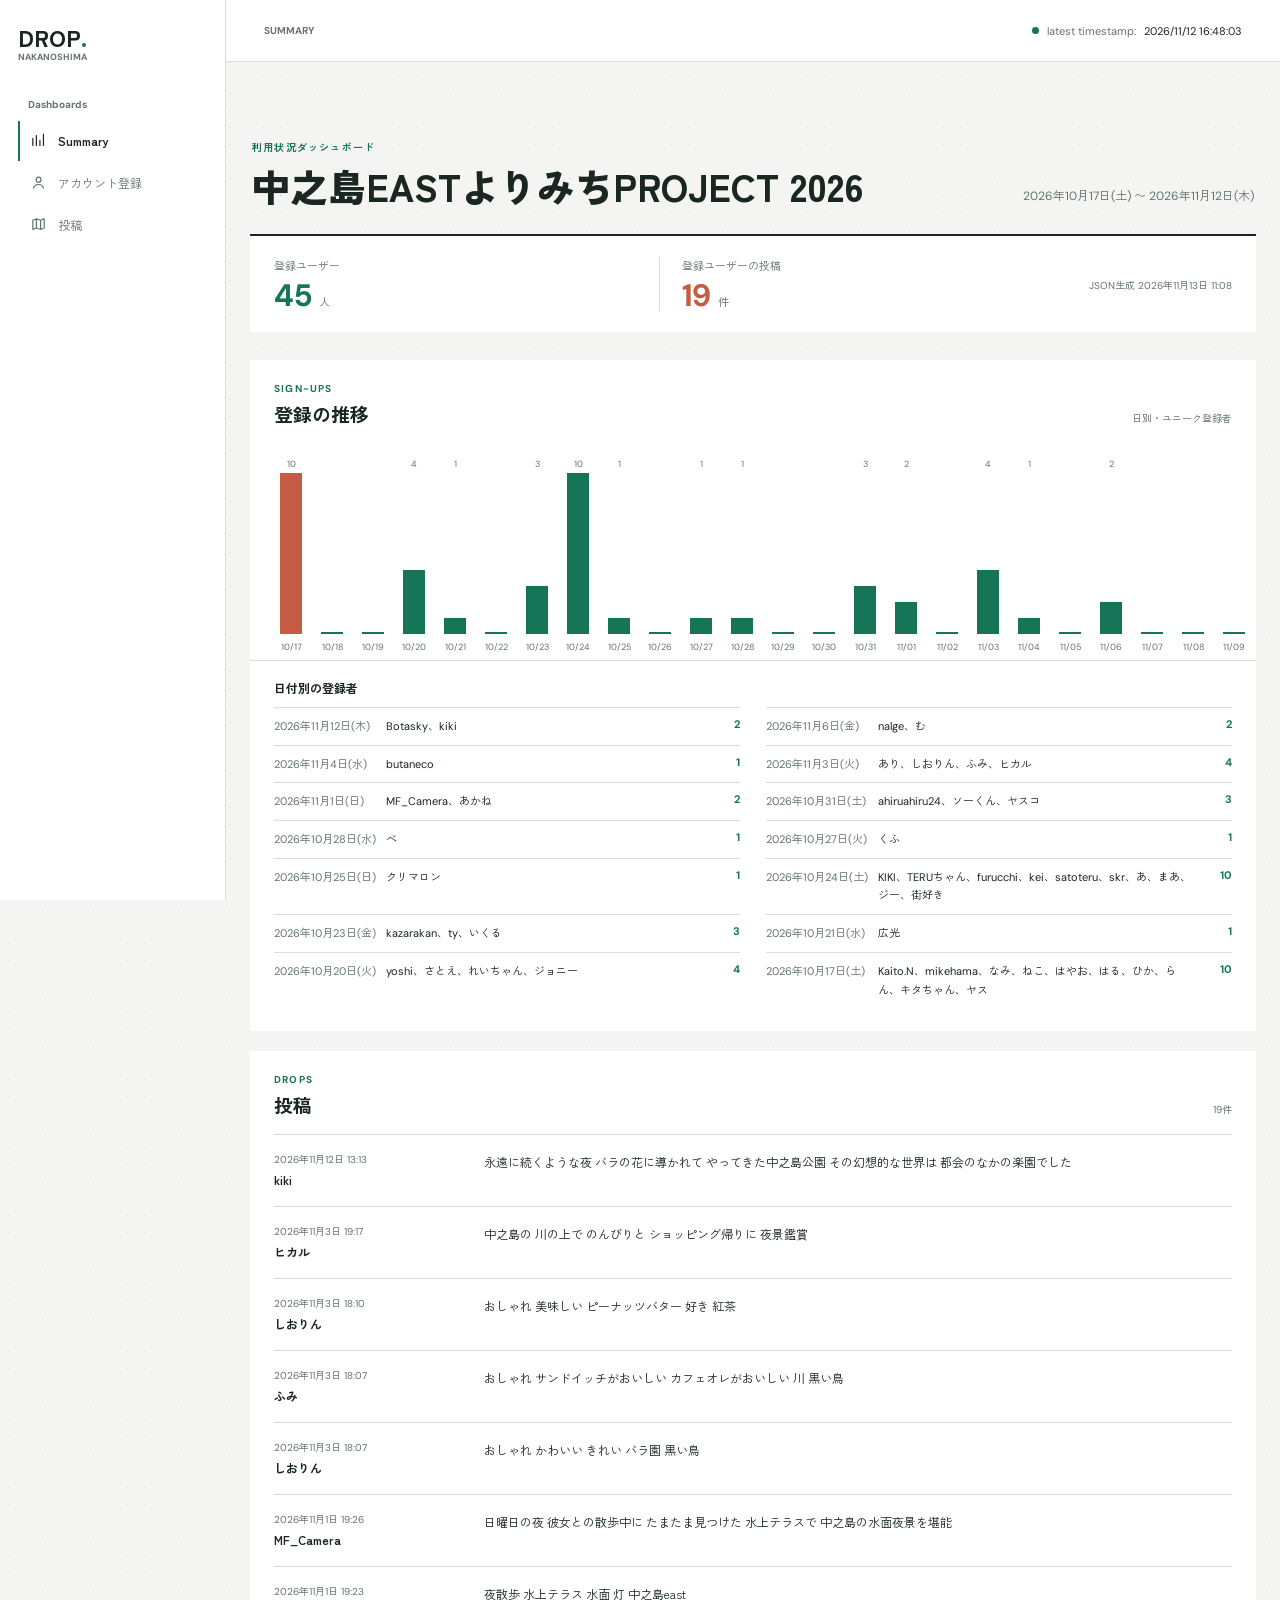
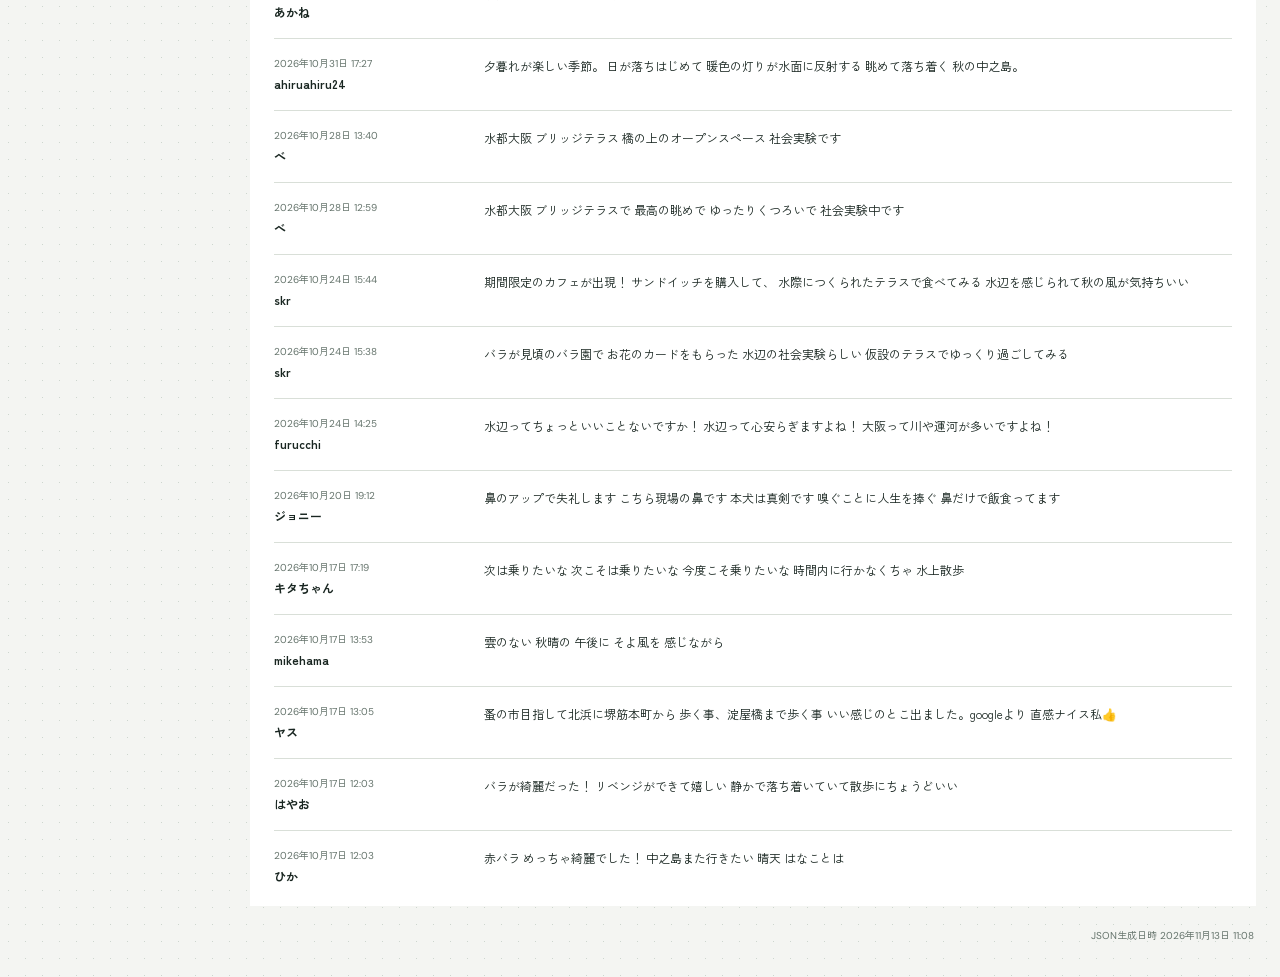
<file: index.html>
<!doctype html>
<html lang="ja">
<head>
  <meta charset="utf-8">
  <meta name="viewport" content="width=device-width, initial-scale=1">
  <meta name="theme-color" content="#f4f5f2">
  <title>中之島EASTよりみちPROJECT 2026 | 利用状況</title>
  <link rel="preconnect" href="https://fonts.googleapis.com">
  <link rel="preconnect" href="https://fonts.gstatic.com" crossorigin>
  <link href="https://fonts.googleapis.com/css2?family=DM+Sans:wght@400;500;600;700&family=Zen+Kaku+Gothic+New:wght@400;500;600;700;900&display=swap" rel="stylesheet">
  <link rel="stylesheet" href="dashboard.css">
  <script src="dashboard-data.js" defer></script>
  <script src="dashboard.js" defer></script>
</head>
<body>
  <div class="dashboard-layout">
    <aside class="sidebar" aria-label="ダッシュボードメニュー">
      <a class="brand" href="index.html" aria-label="DROP 中之島サマリー">
        <span class="brand-name">DROP<span>.</span></span>
        <span class="brand-subtitle">NAKANOSHIMA</span>
      </a>
      <nav class="nav-group" aria-label="Dashboards">
        <p class="nav-caption">Dashboards</p>
        <a class="nav-link active" href="index.html" aria-current="page">
          <svg viewBox="0 0 24 24" aria-hidden="true"><path d="M4 19V9m5 10V5m5 14v-7m5 7V3"/></svg>
          Summary
        </a>
        <a class="nav-link" href="users.html">
          <svg viewBox="0 0 24 24" aria-hidden="true"><circle cx="12" cy="8" r="3.5"/><path d="M5 20c1-3.5 3.5-5.2 7-5.2s6 1.7 7 5.2"/></svg>
          アカウント登録
        </a>
        <a class="nav-link" href="drops.html">
          <svg viewBox="0 0 24 24" aria-hidden="true"><path d="m9 4-5 2v13l5-2 6 2 5-2V4l-5 2-6-2Zm0 0v13m6-11v13"/></svg>
          投稿
        </a>
      </nav>
    </aside>

    <div class="main-column">
      <header class="masthead">
        <span class="page-context">SUMMARY</span>
        <div class="data-status" id="data-status" role="status" aria-live="polite">
          <span class="status-dot" aria-hidden="true"></span>
          <span>latest timestamp:</span>
          <time id="latest-timestamp">—</time>
        </div>
      </header>

      <main id="top" class="page">
    <section class="intro" aria-labelledby="page-title">
      <div>
        <p class="eyebrow">利用状況ダッシュボード</p>
        <h1 id="page-title">中之島EASTよりみちPROJECT 2026</h1>
      </div>
      <p class="period" id="period">対象期間を読み込み中</p>
    </section>

    <section class="metrics" aria-label="概要">
      <article class="metric metric-signups">
        <span class="metric-label">登録ユーザー</span>
        <strong class="metric-value" id="registration-count">—</strong>
        <span class="metric-unit">人</span>
      </article>
      <article class="metric metric-drops">
        <span class="metric-label">登録ユーザーの投稿</span>
        <strong class="metric-value" id="drop-count">—</strong>
        <span class="metric-unit">件</span>
      </article>
      <p class="updated">JSON生成 <time id="updated-at">—</time></p>
    </section>

    <section class="section registrations" aria-labelledby="registration-title">
      <div class="section-heading">
        <div>
          <p class="eyebrow">SIGN-UPS</p>
          <h2 id="registration-title">登録の推移</h2>
        </div>
        <span class="section-note">日別・ユニーク登録者</span>
      </div>
      <div class="chart-scroll" id="chart-scroll">
        <div class="registration-chart" id="registration-chart" role="img" aria-label="日別登録者数"></div>
      </div>
      <div class="daily-list-wrap">
        <h3>日付別の登録者</h3>
        <div id="daily-registrations" class="daily-list"></div>
      </div>
    </section>

    <section class="section posts" aria-labelledby="posts-title">
      <div class="section-heading">
        <div>
          <p class="eyebrow">DROPS</p>
          <h2 id="posts-title">投稿</h2>
        </div>
        <span class="section-note" id="post-count-note"></span>
      </div>
      <div id="post-list" class="post-list" aria-live="polite"></div>
    </section>

    <p class="load-message" id="load-message" hidden></p>
    <footer class="page-footer">JSON生成日時 <time id="footer-updated">—</time></footer>
      </main>
    </div>
  </div>
</body>
</html>
</file>
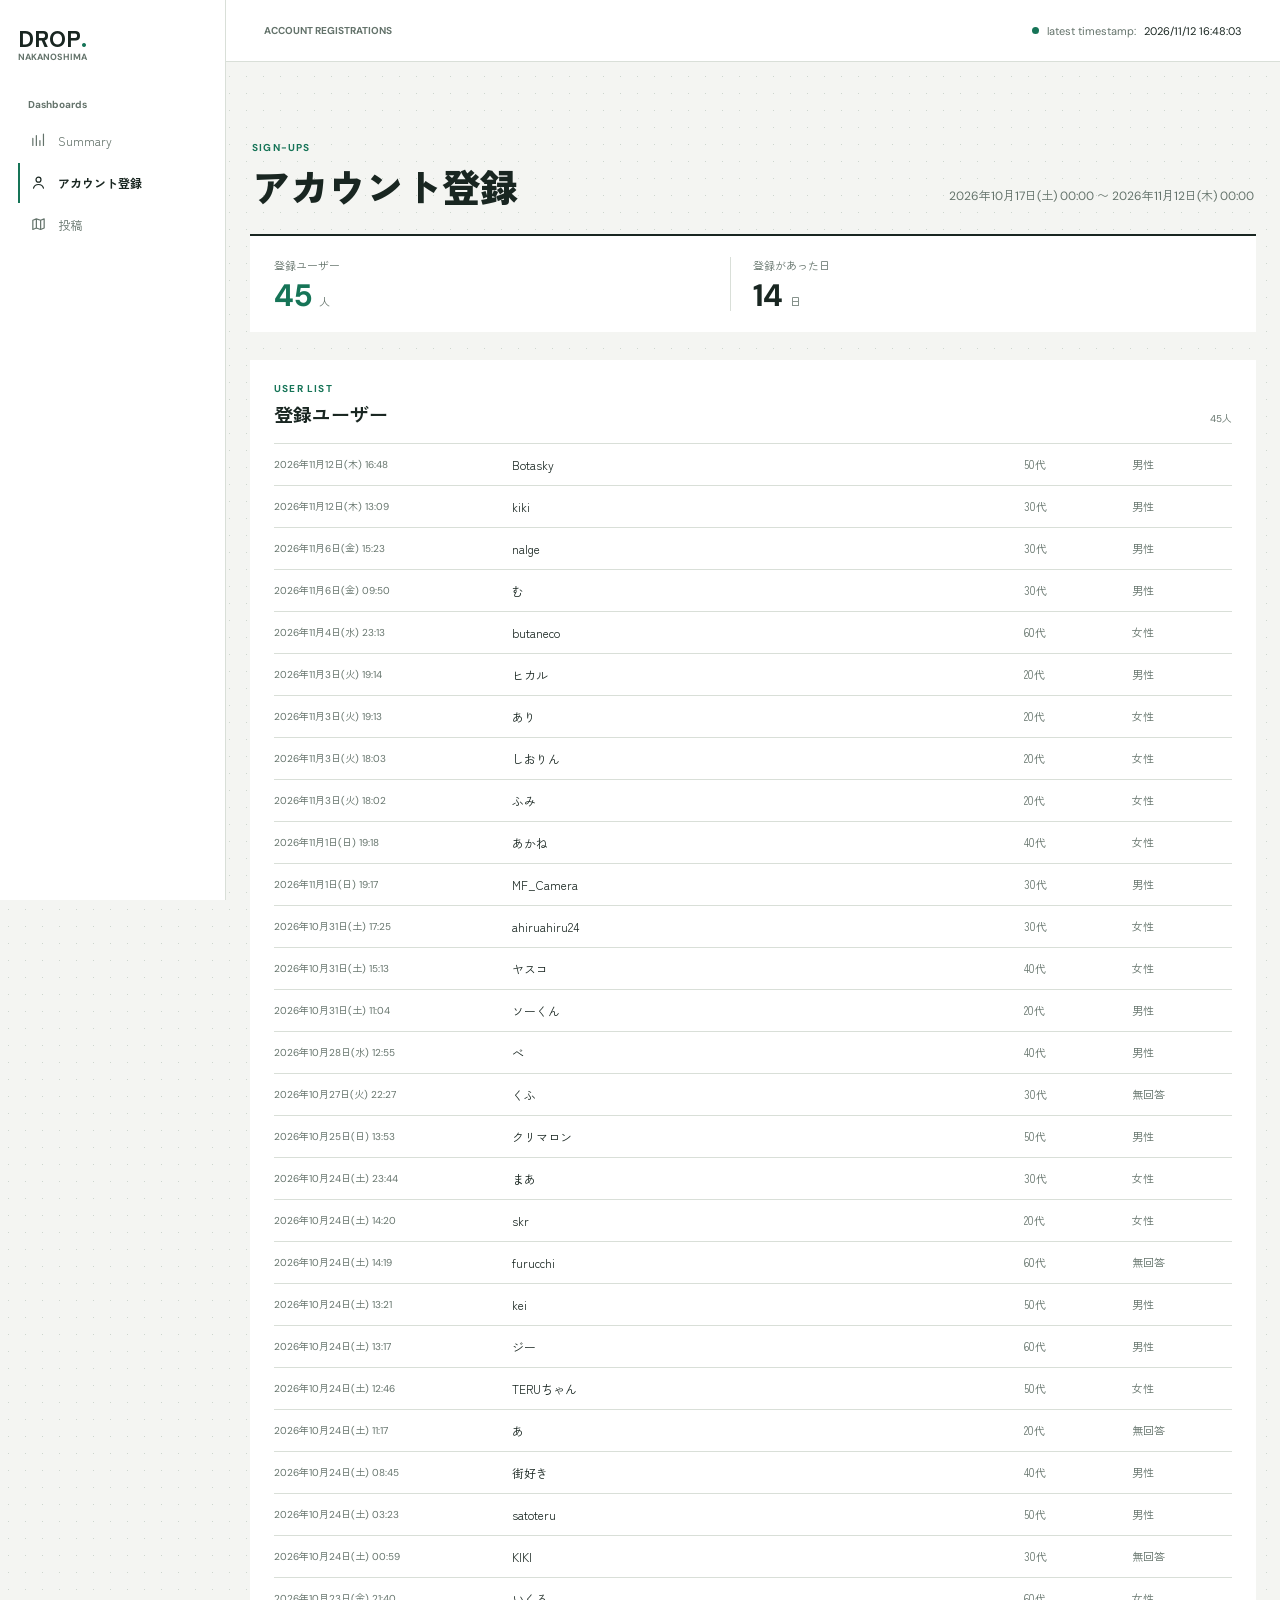
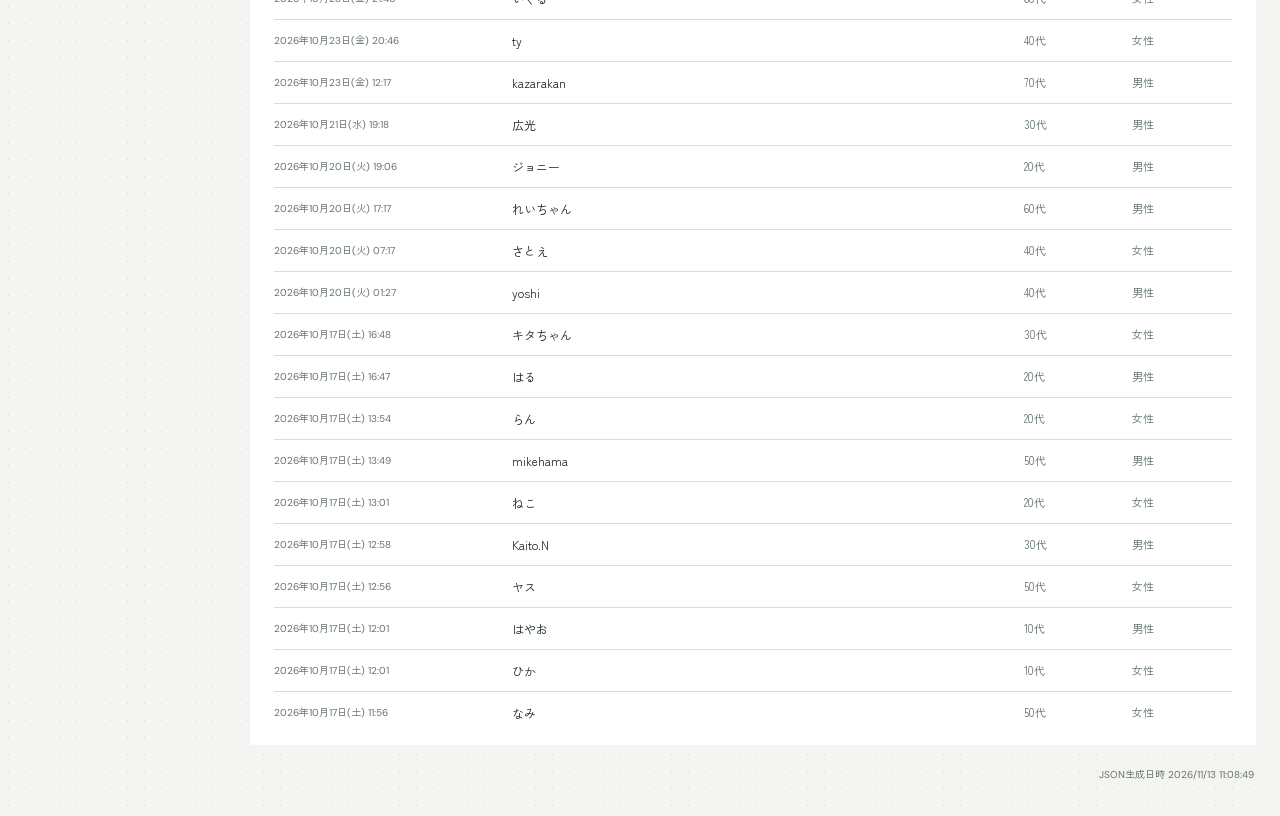
<file: users.html>
<!doctype html>
<html lang="ja">
<head>
  <meta charset="utf-8">
  <meta name="viewport" content="width=device-width, initial-scale=1">
  <meta name="theme-color" content="#f4f5f2">
  <title>アカウント登録 | 中之島EASTよりみちPROJECT 2026</title>
  <link rel="preconnect" href="https://fonts.googleapis.com">
  <link rel="preconnect" href="https://fonts.gstatic.com" crossorigin>
  <link href="https://fonts.googleapis.com/css2?family=DM+Sans:wght@400;500;600;700&family=Zen+Kaku+Gothic+New:wght@400;500;600;700;900&display=swap" rel="stylesheet">
  <link rel="stylesheet" href="dashboard.css">
  <script src="dashboard-data.js" defer></script>
  <script src="users.js" defer></script>
</head>
<body>
  <div class="dashboard-layout">
    <aside class="sidebar" aria-label="ダッシュボードメニュー">
      <a class="brand" href="index.html" aria-label="DROP 中之島EASTよりみちPROJECT 2026サマリー">
        <span class="brand-name">DROP<span>.</span></span>
        <span class="brand-subtitle">NAKANOSHIMA</span>
      </a>
      <nav class="nav-group" aria-label="Dashboards">
        <p class="nav-caption">Dashboards</p>
        <a class="nav-link" href="index.html"><svg viewBox="0 0 24 24" aria-hidden="true"><path d="M4 19V9m5 10V5m5 14v-7m5 7V3"/></svg>Summary</a>
        <a class="nav-link active" href="users.html" aria-current="page"><svg viewBox="0 0 24 24" aria-hidden="true"><circle cx="12" cy="8" r="3.5"/><path d="M5 20c1-3.5 3.5-5.2 7-5.2s6 1.7 7 5.2"/></svg>アカウント登録</a>
        <a class="nav-link" href="drops.html"><svg viewBox="0 0 24 24" aria-hidden="true"><path d="m9 4-5 2v13l5-2 6 2 5-2V4l-5 2-6-2Zm0 0v13m6-11v13"/></svg>投稿</a>
      </nav>
    </aside>

    <div class="main-column">
      <header class="masthead">
        <span class="page-context">ACCOUNT REGISTRATIONS</span>
        <div class="data-status" id="data-status" role="status" aria-live="polite"><span class="status-dot" aria-hidden="true"></span><span>latest timestamp:</span><time id="latest-timestamp">—</time></div>
      </header>

      <main class="page">
        <section class="intro" aria-labelledby="page-title">
          <div><p class="eyebrow">SIGN-UPS</p><h1 id="page-title">アカウント登録</h1></div>
          <p class="period" id="period">対象期間を読み込み中</p>
        </section>

        <section class="metrics" aria-label="登録概要">
          <article class="metric metric-signups"><span class="metric-label">登録ユーザー</span><strong class="metric-value" id="user-count">—</strong><span class="metric-unit">人</span></article>
          <article class="metric"><span class="metric-label">登録があった日</span><strong class="metric-value" id="registration-days">—</strong><span class="metric-unit">日</span></article>
        </section>

        <section class="section" aria-labelledby="users-title">
          <div class="section-heading">
            <div><p class="eyebrow">USER LIST</p><h2 id="users-title">登録ユーザー</h2></div>
            <span class="section-note" id="user-list-count"></span>
          </div>
          <div class="user-list" id="user-list" aria-live="polite"></div>
        </section>

        <p class="load-message" id="load-message" hidden></p>
        <footer class="page-footer">JSON生成日時 <time id="generated-at">—</time></footer>
      </main>
    </div>
  </div>
</body>
</html>
</file>
<file: dashboard.css>
:root {
  color-scheme: light;
  --paper: #f4f5f2;
  --surface: #ffffff;
  --ink: #192621;
  --muted: #64736b;
  --line: #d9dfd8;
  --green: #167457;
  --green-pale: #dcebe3;
  --coral: #c45b42;
  --font-body: "DM Sans", "Zen Kaku Gothic New", "Yu Gothic", Meiryo, sans-serif;
  --font-jp: "Zen Kaku Gothic New", "Yu Gothic", Meiryo, sans-serif;
  font-family: var(--font-body);
  color: var(--ink);
  background: var(--paper);
  font-synthesis: none;
  text-rendering: optimizeLegibility;
  -webkit-font-smoothing: antialiased;
}

* { box-sizing: border-box; }
html { min-width: 320px; scroll-behavior: smooth; }
body {
  min-width: 320px;
  min-height: 100vh;
  margin: 0;
  background-color: var(--paper);
  background-image: radial-gradient(#cdd6ce 0.65px, transparent 0.65px);
  background-size: 17px 17px;
}
a { color: inherit; }
.dashboard-layout { display: grid; grid-template-columns: 226px minmax(0, 1fr); min-height: 100vh; }
.sidebar {
  position: sticky;
  top: 0;
  height: 100vh;
  display: flex;
  flex-direction: column;
  gap: 34px;
  padding: 25px 18px;
  background: var(--surface);
  border-right: 1px solid var(--line);
}
.brand { display: flex; flex-direction: column; gap: 1px; width: fit-content; text-decoration: none; }
.brand-name { font-family: var(--font-jp); font-size: 23px; font-weight: 900; line-height: 1.1; }
.brand-name span { color: var(--green); }
.brand-subtitle { color: var(--muted); font-size: 9px; font-weight: 700; line-height: 1.4; }
.nav-group { display: flex; flex-direction: column; gap: 2px; }
.nav-caption { margin: 0 0 8px 10px; color: var(--muted); font-size: 10px; font-weight: 700; }
.nav-link {
  min-height: 40px;
  display: flex;
  align-items: center;
  gap: 11px;
  padding: 8px 10px;
  border-left: 2px solid transparent;
  color: var(--muted);
  font-family: var(--font-jp);
  font-size: 12px;
  text-decoration: none;
  transition: color 140ms ease, border-color 140ms ease, background 140ms ease;
}
.nav-link:hover { color: var(--ink); background: var(--paper); }
.nav-link.active { color: var(--ink); border-left-color: var(--green); font-weight: 700; }
.nav-link svg { width: 17px; height: 17px; flex: none; fill: none; stroke: currentColor; stroke-width: 1.7; stroke-linecap: round; stroke-linejoin: round; }
.main-column { min-width: 0; }
.masthead {
  position: sticky;
  top: 0;
  z-index: 20;
  min-height: 62px;
  display: flex;
  align-items: center;
  justify-content: space-between;
  gap: 18px;
  padding: 0 clamp(20px, 3vw, 42px);
  background: var(--surface);
  border-bottom: 1px solid var(--line);
}
.page-context { color: var(--muted); font-size: 10px; font-weight: 700; }
.data-status {
  display: inline-flex;
  align-items: center;
  gap: 8px;
  color: var(--muted);
  font-size: 11px;
}
.data-status time { color: var(--ink); font-variant-numeric: tabular-nums; }
.status-dot { width: 7px; height: 7px; background: #d4a342; border-radius: 50%; }
.data-status.is-ready .status-dot { background: var(--green); }
.data-status.is-error .status-dot { background: var(--coral); }
.page { width: min(100% - 48px, 1120px); margin: 0 auto; }
.intro {
  min-height: 172px;
  display: flex;
  align-items: end;
  justify-content: space-between;
  gap: 24px;
  padding: 38px 2px 25px;
}
.eyebrow {
  margin: 0 0 8px;
  color: var(--green);
  font-size: 10px;
  font-weight: 700;
  line-height: 1.4;
  letter-spacing: 1.2px;
}
h1, h2, h3, p { margin-top: 0; }
h1 {
  margin-bottom: 0;
  font-family: var(--font-jp);
  font-size: 38px;
  font-weight: 900;
  line-height: 1.2;
}
.period { margin: 0 0 5px; color: var(--muted); font-size: 12px; }
.metrics {
  display: grid;
  grid-template-columns: minmax(180px, 1fr) minmax(180px, 1fr) auto;
  align-items: center;
  gap: 22px;
  padding: 21px 24px;
  background: var(--surface);
  border-top: 2px solid var(--ink);
}
.metric { display: grid; grid-template-columns: auto auto 1fr; align-items: baseline; column-gap: 7px; }
.metric-signups { border-right: 1px solid var(--line); }
.metric-label { grid-column: 1 / -1; margin-bottom: 7px; color: var(--muted); font-size: 11px; }
.metric-value { font-size: 31px; font-weight: 700; font-variant-numeric: tabular-nums; line-height: 1; }
.metric-signups .metric-value { color: var(--green); }
.metric-drops .metric-value { color: var(--coral); }
.metric-unit { color: var(--muted); font-size: 11px; }
.updated { margin: 0; color: var(--muted); font-size: 10px; white-space: nowrap; }
.section { margin-top: 28px; background: var(--surface); }
.section-heading {
  display: flex;
  align-items: end;
  justify-content: space-between;
  gap: 16px;
  padding: 22px 24px 16px;
}
.section-heading .eyebrow { margin-bottom: 4px; }
.section-heading h2 { margin: 0; font-family: var(--font-jp); font-size: 19px; font-weight: 700; }
.section-note { padding-bottom: 2px; color: var(--muted); font-size: 10px; }
.chart-scroll { overflow-x: auto; overscroll-behavior-inline: contain; scrollbar-color: #a8b8ad transparent; }
.registration-chart {
  min-width: max(100%, 690px);
  height: 218px;
  display: grid;
  grid-auto-columns: minmax(34px, 1fr);
  grid-auto-flow: column;
  align-items: end;
  gap: 7px;
  padding: 12px 24px 0;
  border-bottom: 1px solid var(--line);
}
.chart-day { height: 100%; display: grid; grid-template-rows: 18px 1fr 26px; justify-items: center; align-items: end; }
.chart-count { color: var(--muted); font-size: 9px; font-variant-numeric: tabular-nums; line-height: 18px; }
.chart-bar-track { width: 100%; height: 100%; display: flex; align-items: end; justify-content: center; }
.chart-bar { width: min(24px, 65%); min-height: 2px; background: var(--green); }
.chart-day:first-child .chart-bar { background: var(--coral); }
.chart-date { align-self: center; color: var(--muted); font-size: 9px; white-space: nowrap; }
.daily-list-wrap { padding: 18px 24px 23px; }
.daily-list-wrap h3 { margin-bottom: 11px; font-family: var(--font-jp); font-size: 12px; font-weight: 700; }
.daily-list { display: grid; grid-template-columns: repeat(2, minmax(0, 1fr)); gap: 0 26px; }
.daily-row {
  display: grid;
  grid-template-columns: 100px minmax(0, 1fr) 28px;
  align-items: start;
  gap: 12px;
  padding: 9px 0;
  border-top: 1px solid var(--line);
  font-size: 11px;
}
.daily-date { color: var(--muted); font-variant-numeric: tabular-nums; white-space: nowrap; }
.daily-names { overflow-wrap: anywhere; line-height: 1.7; }
.daily-count { color: var(--green); font-weight: 700; text-align: right; font-variant-numeric: tabular-nums; }
.posts { margin-top: 20px; }
.post-list { padding: 0 24px 4px; }
.post {
  display: grid;
  grid-template-columns: minmax(145px, 190px) minmax(0, 1fr);
  gap: 20px;
  padding: 16px 0 18px;
  border-top: 1px solid var(--line);
}
.post-meta { display: flex; flex-direction: column; gap: 5px; }
.post-time { color: var(--muted); font-size: 10px; font-variant-numeric: tabular-nums; }
.post-nickname { font-family: var(--font-jp); font-size: 12px; font-weight: 700; overflow-wrap: anywhere; }
.post-body { margin: 0; font-family: var(--font-jp); font-size: 12px; line-height: 1.9; white-space: pre-wrap; overflow-wrap: anywhere; }
.empty-state { padding: 20px 0; color: var(--muted); font-size: 12px; }
.load-message { margin: 22px 0; padding: 13px 16px; color: #873e2d; background: #fff1ed; font-size: 12px; overflow-wrap: anywhere; }
.page-footer { padding: 21px 2px 35px; color: var(--muted); font-size: 10px; text-align: right; }
.user-list { padding: 0 24px 12px; }
.user-row {
  display: grid;
  grid-template-columns: minmax(180px, 220px) minmax(0, 1fr) 90px 100px;
  gap: 18px;
  padding: 12px 0;
  border-top: 1px solid var(--line);
  font-family: var(--font-jp);
  font-size: 12px;
}
.user-time { color: var(--muted); font-family: var(--font-body); font-size: 10px; white-space: nowrap; }
.user-nickname { min-width: 0; overflow-wrap: anywhere; }
.user-attribute { color: var(--muted); font-size: 11px; }
.map-frame { height: min(62vh, 590px); min-height: 340px; margin: 0 12px; background: #e9edeb; }
#post-map { width: 100%; height: 100%; background: #e9edeb; }
.map-note { margin: 0; padding: 11px 24px 16px; color: var(--muted); font-size: 10px; }
.drop-list { display: grid; grid-template-columns: repeat(auto-fill, minmax(220px, 1fr)); gap: 14px; padding: 0 24px 22px; }
.drop-card {
  min-width: 0;
  display: flex;
  flex-direction: column;
  padding: 0;
  border: 1px solid var(--line);
  background: var(--surface);
  color: var(--ink);
  font: inherit;
  text-align: left;
  cursor: pointer;
  transition: transform 150ms ease, border-color 150ms ease, box-shadow 150ms ease;
}
.drop-card:hover, .drop-card:focus-visible { transform: translateY(-2px); border-color: var(--coral); box-shadow: 0 6px 18px rgba(25, 38, 33, .1); outline: none; }
.post-card-media { position: relative; aspect-ratio: 4 / 3; display: grid; place-items: center; overflow: hidden; background: #e9edeb; }
.post-card-image { width: 100%; height: 100%; object-fit: cover; }
.post-card-image[hidden] { display: none; }
.post-image-fallback { color: var(--muted); font-size: 11px; }
.post-card-media > .post-image-fallback { position: absolute; }
.post-card-body { display: flex; flex-direction: column; gap: 8px; flex: 1; padding: 12px 13px 14px; }
.post-card-meta { display: flex; flex-direction: column; gap: 4px; }
.post-card-meta strong { font-family: var(--font-jp); font-size: 12px; overflow-wrap: anywhere; }
.post-card-meta time { color: var(--muted); font-size: 10px; }
.post-card-sentence { min-height: 4.8em; display: -webkit-box; overflow: hidden; color: var(--ink); font-family: var(--font-jp); font-size: 12px; line-height: 1.6; white-space: pre-wrap; overflow-wrap: anywhere; -webkit-box-orient: vertical; -webkit-line-clamp: 3; }
.post-dialog { position: fixed; width: min(920px, calc(100% - 32px)); max-width: none; max-height: min(90vh, 820px); padding: 0; border: 0; background: var(--surface); color: var(--ink); overflow: visible; }
.post-dialog::backdrop { background: rgba(18, 27, 23, .68); }
.post-dialog-shell { position: relative; display: grid; grid-template-columns: minmax(0, 1.2fr) minmax(260px, .8fr); min-height: 360px; }
.post-dialog-close { position: absolute; z-index: 1; top: 10px; right: 10px; width: 38px; height: 38px; border: 1px solid var(--line); background: var(--surface); color: var(--ink); font-size: 25px; line-height: 1; cursor: pointer; }
.post-dialog-close:hover, .post-dialog-close:focus-visible { border-color: var(--coral); outline: none; }
.post-dialog-media { min-height: 360px; display: grid; place-items: center; overflow: hidden; background: #e9edeb; }
.post-dialog-media img { display: block; width: 100%; height: 100%; max-height: 78vh; object-fit: contain; }
.post-dialog-media img[hidden] { display: none; }
.post-dialog-body { align-self: center; padding: 44px 30px 30px; }
.post-dialog-meta { display: grid; gap: 7px; margin-bottom: 20px; padding-bottom: 16px; border-bottom: 1px solid var(--line); }
.post-dialog-meta strong { font-family: var(--font-jp); font-size: 15px; overflow-wrap: anywhere; }
.post-dialog-meta time { color: var(--muted); font-size: 11px; }
.post-dialog-body p { margin: 0; font-family: var(--font-jp); font-size: 14px; line-height: 1.9; white-space: pre-wrap; overflow-wrap: anywhere; }
[hidden] { display: none !important; }

@media (max-width: 700px) {
  .dashboard-layout { display: block; }
  .sidebar { position: static; height: auto; gap: 10px; padding: 11px 16px 8px; border-right: 0; border-bottom: 1px solid var(--line); }
  .brand { flex-direction: row; align-items: baseline; gap: 8px; }
  .brand-name { font-size: 18px; }
  .nav-group { flex-direction: row; gap: 4px; overflow-x: auto; overscroll-behavior-inline: contain; scrollbar-width: thin; }
  .nav-caption { display: none; }
  .nav-link { min-height: 36px; flex: none; padding: 7px 9px; font-size: 11px; }
  .nav-link svg { width: 15px; height: 15px; }
  .masthead { min-height: 52px; padding: 0 16px; }
  .data-status { gap: 5px; font-size: 9px; }
  .page { width: min(100% - 32px, 560px); }
  .intro { min-height: 145px; align-items: start; flex-direction: column; justify-content: end; gap: 12px; padding: 28px 2px 20px; }
  h1 { font-size: 32px; }
  .period { margin: 0; font-size: 11px; }
  .metrics { grid-template-columns: 1fr 1fr; gap: 16px; padding: 17px 16px; }
  .metric-signups { border-right: 1px solid var(--line); }
  .updated { grid-column: 1 / -1; padding-top: 10px; border-top: 1px solid var(--line); }
  .section { margin-top: 20px; }
  .section-heading { padding: 18px 16px 13px; }
  .registration-chart { height: 190px; padding-right: 16px; padding-left: 16px; }
  .daily-list-wrap { padding: 16px; }
  .daily-list { grid-template-columns: 1fr; }
  .daily-row { grid-template-columns: 91px minmax(0, 1fr) 24px; gap: 8px; }
  .user-list, .drop-list { padding-right: 16px; padding-left: 16px; }
  .user-row { grid-template-columns: minmax(0, 1fr) auto; gap: 6px 12px; }
  .user-time { grid-column: 1 / -1; }
  .user-attribute { text-align: right; }
  .map-frame { height: 48vh; min-height: 300px; margin: 0 8px; }
  .map-note { padding-right: 16px; padding-left: 16px; }
  .drop-list { grid-template-columns: repeat(2, minmax(0, 1fr)); gap: 9px; padding-right: 16px; padding-left: 16px; }
  .post-card-body { padding: 10px; }
  .post-card-meta strong { font-size: 11px; }
  .post-card-sentence { font-size: 11px; }
  .post-dialog-shell { grid-template-columns: 1fr; }
  .post-dialog-media { min-height: 0; aspect-ratio: 4 / 3; max-height: 48vh; }
  .post-dialog-media img { max-height: 48vh; }
  .post-dialog-body { padding: 20px; }
  .post-list { padding: 0 16px 2px; }
  .post { grid-template-columns: 1fr; gap: 8px; padding: 14px 0 16px; }
  .post-meta { gap: 3px; }
}

@media (max-width: 390px) {
  .masthead { padding: 0 12px; }
  .page { width: min(100% - 24px, 560px); }
  .metrics { padding-right: 12px; padding-left: 12px; }
}

@media (prefers-reduced-motion: no-preference) {
  .page { animation: arrive 420ms ease-out both; }
  @keyframes arrive { from { opacity: 0; transform: translateY(7px); } to { opacity: 1; transform: translateY(0); } }
}
</file>
